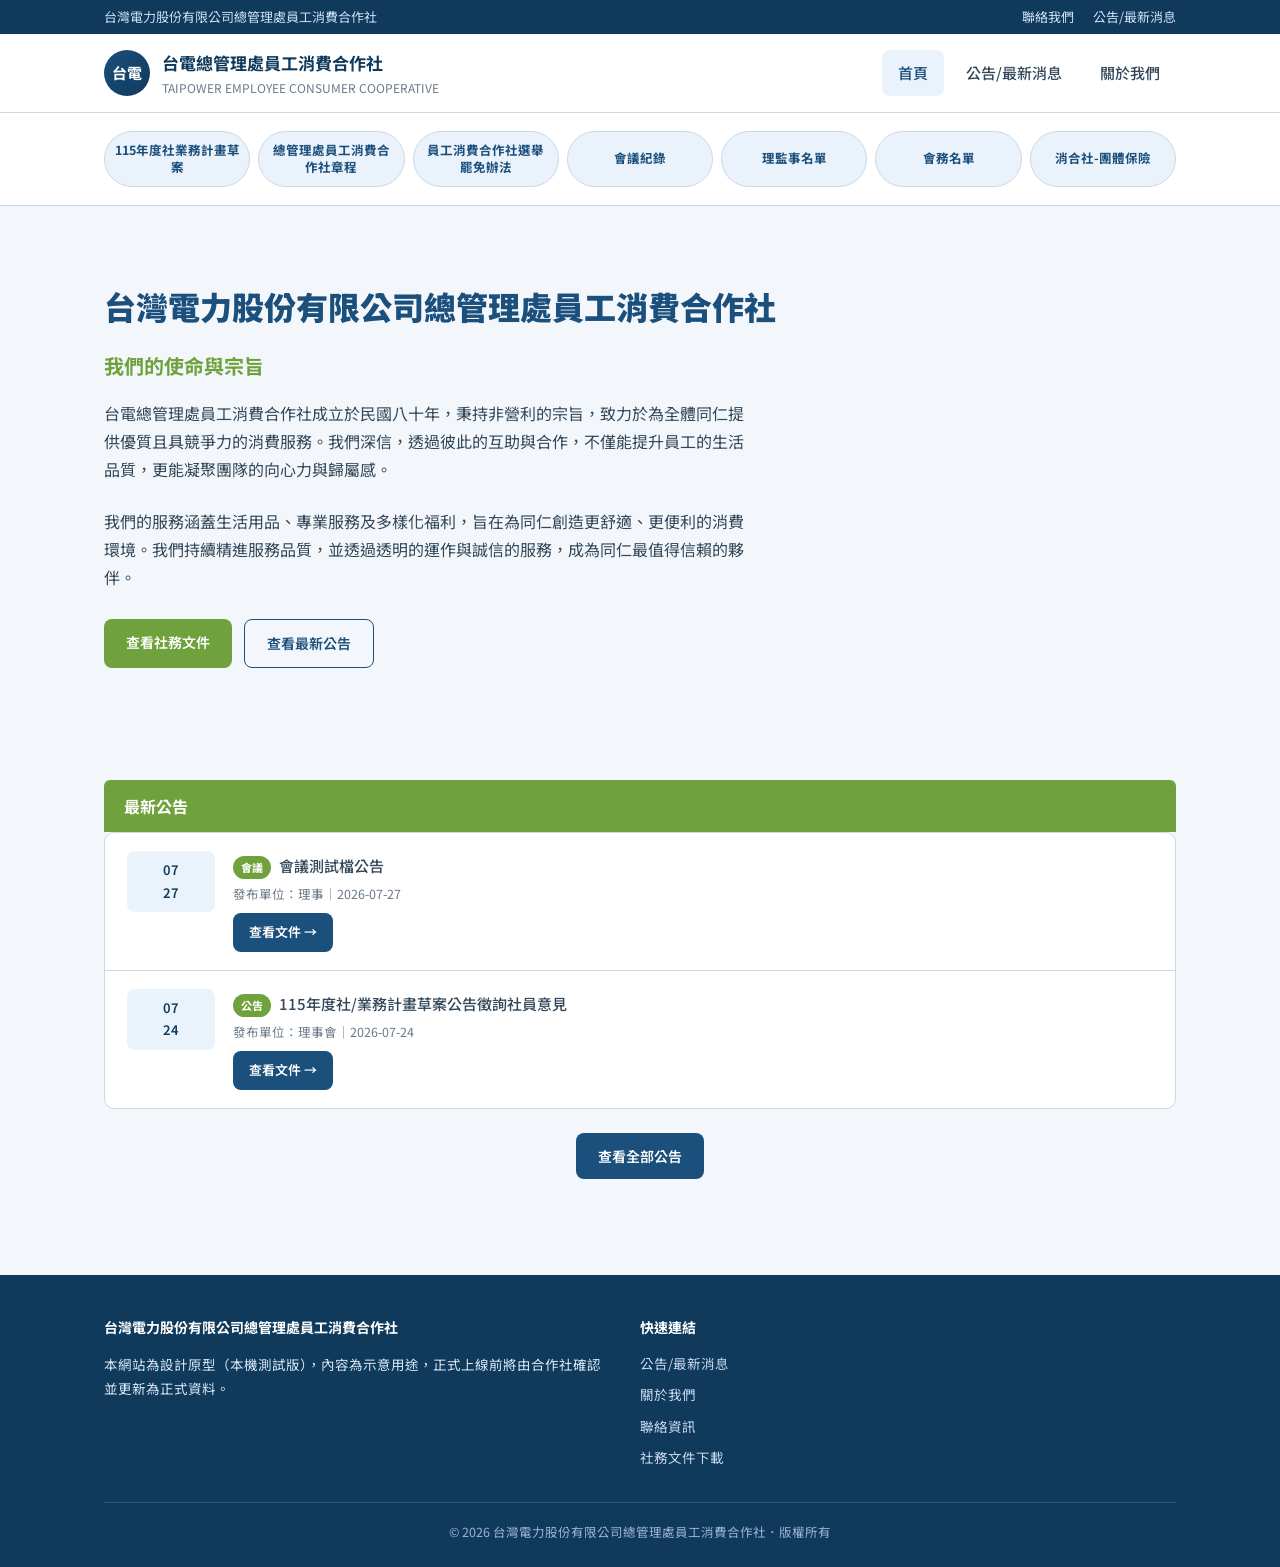
<file: index.html>
<!DOCTYPE html>
<html lang="zh-Hant">
<head>
<meta charset="UTF-8">
<meta name="viewport" content="width=device-width, initial-scale=1.0">
<title>首頁｜台電總管理處員工消費合作社</title>
<link rel="stylesheet" href="style.css">
<link rel="preconnect" href="https://fonts.googleapis.com">
<link href="https://fonts.googleapis.com/css2?family=Noto+Sans+TC:wght@400;500;700;900&display=swap" rel="stylesheet">

</head>
<body>
<div class="topbar">
    <div class="container">
      <span>台灣電力股份有限公司總管理處員工消費合作社</span>
      <div>
        <a href="about.html">聯絡我們</a>
        <a href="news.html">公告/最新消息</a>
      </div>
    </div>
  </div>
  <header class="site-header">
    <div class="container header-inner">
      <a class="brand" href="index.html">
        <div class="brand-mark">台電</div>
        <div class="brand-text">
          <div class="name-main">台電總管理處員工消費合作社</div>
          <div class="name-sub">TAIPOWER EMPLOYEE CONSUMER COOPERATIVE</div>
        </div>
      </a>
      <nav class="main-nav">
        <ul>
          <li><a class="active" href="index.html">首頁</a></li>
<li><a class="" href="news.html">公告/最新消息</a></li>
<li><a class="" href="about.html">關於我們</a></li>

        </ul>
      </nav>
    </div>
  </header>

<section class="doc-nav" id="documents">
  <div class="container">
    <div class="doc-nav-grid">
      <a href="https://adb7a6c7-a192-4dac-a1f6-1f492c60ffc0.filesusr.com/ugd/57cb53_e163f4eb58ab46dfaa9be1dbbb0bc4dc.pdf" target="_blank" rel="noopener">115年度社業務計畫草案</a>
      <a href="https://adb7a6c7-a192-4dac-a1f6-1f492c60ffc0.filesusr.com/ugd/57cb53_45d03a9112f544868437a6b94e84ff23.pdf" target="_blank" rel="noopener">總管理處員工消費合作社章程</a>
      <a href="https://adb7a6c7-a192-4dac-a1f6-1f492c60ffc0.filesusr.com/ugd/57cb53_b91ee99d09fe4e7e844514019072562b.pdf" target="_blank" rel="noopener">員工消費合作社選舉罷免辦法</a>
      <a href="https://adb7a6c7-a192-4dac-a1f6-1f492c60ffc0.filesusr.com/ugd/57cb53_504e00276db544398643ff46e3ede6ad.pdf" target="_blank" rel="noopener">會議紀錄</a>
      <a href="https://adb7a6c7-a192-4dac-a1f6-1f492c60ffc0.filesusr.com/ugd/57cb53_00c2dcaadf28481285958f4c4b21e5ef.pdf" target="_blank" rel="noopener">理監事名單</a>
      <a href="https://adb7a6c7-a192-4dac-a1f6-1f492c60ffc0.filesusr.com/ugd/57cb53_974e047fa13f47d385c5d4ec8f8d037d.pdf" target="_blank" rel="noopener">會務名單</a>
      <a href="https://adb7a6c7-a192-4dac-a1f6-1f492c60ffc0.filesusr.com/ugd/57cb53_03e3f0b1b38941879054db52573428be.pdf" target="_blank" rel="noopener">消合社-團體保險</a>
    </div>
  </div>
</section>

<section class="hero">
  <div class="container">
    <h1>台灣電力股份有限公司總管理處員工消費合作社</h1>
    <h2 style="margin-top:10px; font-size:20px; color:var(--accent);">我們的使命與宗旨</h2>
    <p>台電總管理處員工消費合作社成立於民國八十年，秉持非營利的宗旨，致力於為全體同仁提供優質且具競爭力的消費服務。我們深信，透過彼此的互助與合作，不僅能提升員工的生活品質，更能凝聚團隊的向心力與歸屬感。</p>
    <p>我們的服務涵蓋生活用品、專業服務及多樣化福利，旨在為同仁創造更舒適、更便利的消費環境。我們持續精進服務品質，並透過透明的運作與誠信的服務，成為同仁最值得信賴的夥伴。</p>
    <div style="margin-top:28px; display:flex; gap:12px;">
      <a class="btn btn-primary" href="#documents">查看社務文件</a>
      <a class="btn btn-outline" href="news.html">查看最新公告</a>
    </div>
  </div>
</section>

<section class="section">
  <div class="container">
    <div class="green-bar">最新公告</div>
    <div class="notice-list" id="noticeListHome">
      <div style="padding:24px; color:#6b7a8a; text-align:center;">載入中…</div>
    </div>
    <div style="text-align:center; margin-top:24px;">
      <a class="btn btn-solid" href="news.html">查看全部公告</a>
    </div>
  </div>
</section>

<footer class="site-footer">
    <div class="container">
      <div class="foot-grid">
        <div>
          <h4>台灣電力股份有限公司總管理處員工消費合作社</h4>
          <p style="color:#dce8f5;">本網站為設計原型（本機測試版），內容為示意用途，正式上線前將由合作社確認並更新為正式資料。</p>
        </div>
        <div>
          <h4>快速連結</h4>
          <ul>
            <li><a href="news.html">公告/最新消息</a></li>
            <li><a href="about.html">關於我們</a></li>
            <li><a href="about.html#contact">聯絡資訊</a></li>
            <li><a href="index.html#documents">社務文件下載</a></li>
          </ul>
        </div>
      </div>
      <div class="copyright">&copy; 2026 台灣電力股份有限公司總管理處員工消費合作社．版權所有</div>
    </div>
  </footer>

<script src="js/notices.js"></script>
<script>loadNotices('noticeListHome', 2);</script>
<script src="https://identity.netlify.com/v1/netlify-identity-widget.js"></script>
<script>
  if (window.netlifyIdentity) {
    window.netlifyIdentity.on("init", function (user) {
      if (!user) {
        window.netlifyIdentity.on("login", function () {
          document.location.href = "/admin/";
        });
      }
    });
  }
</script>
</body>
</html>
</file>
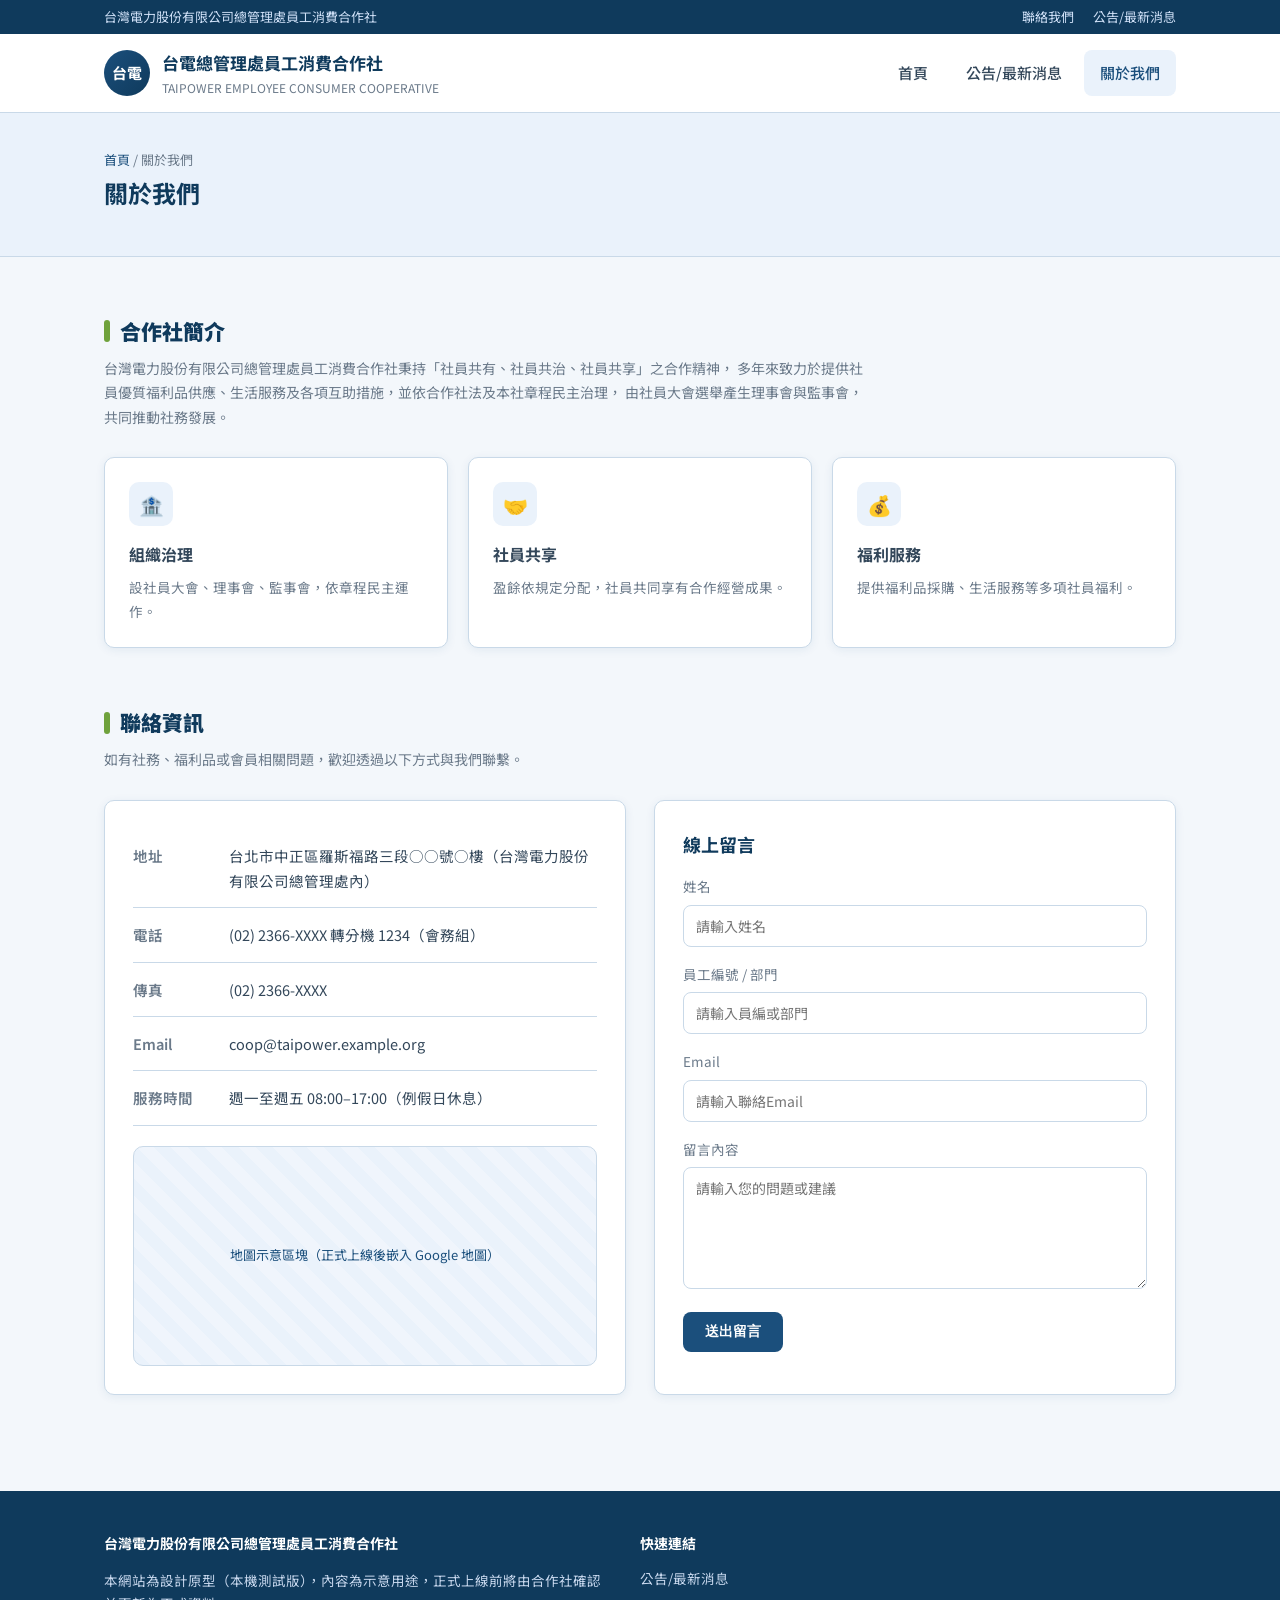
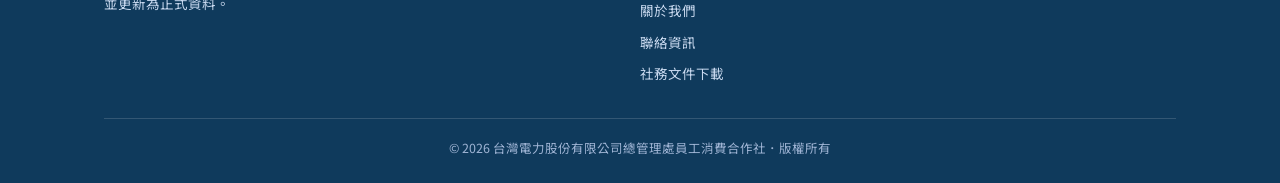
<file: about.html>
<!DOCTYPE html>
<html lang="zh-Hant">
<head>
<meta charset="UTF-8">
<meta name="viewport" content="width=device-width, initial-scale=1.0">
<title>關於我們｜台電總管理處員工消費合作社</title>
<link rel="stylesheet" href="style.css">
<link rel="preconnect" href="https://fonts.googleapis.com">
<link href="https://fonts.googleapis.com/css2?family=Noto+Sans+TC:wght@400;500;700;900&display=swap" rel="stylesheet">

</head>
<body>
<div class="topbar">
    <div class="container">
      <span>台灣電力股份有限公司總管理處員工消費合作社</span>
      <div>
        <a href="about.html">聯絡我們</a>
        <a href="news.html">公告/最新消息</a>
      </div>
    </div>
  </div>
  <header class="site-header">
    <div class="container header-inner">
      <a class="brand" href="index.html">
        <div class="brand-mark">台電</div>
        <div class="brand-text">
          <div class="name-main">台電總管理處員工消費合作社</div>
          <div class="name-sub">TAIPOWER EMPLOYEE CONSUMER COOPERATIVE</div>
        </div>
      </a>
      <nav class="main-nav">
        <ul>
          <li><a class="" href="index.html">首頁</a></li>
<li><a class="" href="news.html">公告/最新消息</a></li>
<li><a class="active" href="about.html">關於我們</a></li>

        </ul>
      </nav>
    </div>
  </header>


<section class="page-header">
  <div class="container">
    <div class="breadcrumb"><a href="index.html">首頁</a> / 關於我們</div>
    <h1>關於我們</h1>
  </div>
</section>

<section class="section">
  <div class="container">
    <h2 class="section-title">合作社簡介</h2>
    <p class="section-desc" style="max-width:760px;">
      台灣電力股份有限公司總管理處員工消費合作社秉持「社員共有、社員共治、社員共享」之合作精神，
      多年來致力於提供社員優質福利品供應、生活服務及各項互助措施，並依合作社法及本社章程民主治理，
      由社員大會選舉產生理事會與監事會，共同推動社務發展。
    </p>
    <div class="grid grid-3" style="margin-top:8px;">
      <div class="card">
        <div class="icon">&#127974;</div>
        <h3>組織治理</h3>
        <p>設社員大會、理事會、監事會，依章程民主運作。</p>
      </div>
      <div class="card">
        <div class="icon">&#129309;</div>
        <h3>社員共享</h3>
        <p>盈餘依規定分配，社員共同享有合作經營成果。</p>
      </div>
      <div class="card">
        <div class="icon">&#128176;</div>
        <h3>福利服務</h3>
        <p>提供福利品採購、生活服務等多項社員福利。</p>
      </div>
    </div>
  </div>
</section>

<section class="section" id="contact" style="padding-top:0;">
  <div class="container">
    <h2 class="section-title">聯絡資訊</h2>
    <p class="section-desc">如有社務、福利品或會員相關問題，歡迎透過以下方式與我們聯繫。</p>
    <div class="contact-grid">
      <div class="doc-panel">
        <ul class="contact-info-list">
          <li><span class="label">地址</span><span>台北市中正區羅斯福路三段○○號○樓（台灣電力股份有限公司總管理處內）</span></li>
          <li><span class="label">電話</span><span>(02) 2366-XXXX 轉分機 1234（會務組）</span></li>
          <li><span class="label">傳真</span><span>(02) 2366-XXXX</span></li>
          <li><span class="label">Email</span><span>coop@taipower.example.org</span></li>
          <li><span class="label">服務時間</span><span>週一至週五 08:00–17:00（例假日休息）</span></li>
        </ul>
        <div class="map-box">地圖示意區塊（正式上線後嵌入 Google 地圖）</div>
      </div>
      <div class="doc-panel">
        <h2 style="margin-top:0;">線上留言</h2>
        <form onsubmit="event.preventDefault(); alert('原型頁面：表單尚未串接送出功能');">
          <div class="form-group">
            <label>姓名</label>
            <input type="text" placeholder="請輸入姓名">
          </div>
          <div class="form-group">
            <label>員工編號 / 部門</label>
            <input type="text" placeholder="請輸入員編或部門">
          </div>
          <div class="form-group">
            <label>Email</label>
            <input type="email" placeholder="請輸入聯絡Email">
          </div>
          <div class="form-group">
            <label>留言內容</label>
            <textarea rows="5" placeholder="請輸入您的問題或建議"></textarea>
          </div>
          <button class="btn btn-solid" type="submit">送出留言</button>
        </form>
      </div>
    </div>
  </div>
</section>

<footer class="site-footer">
    <div class="container">
      <div class="foot-grid">
        <div>
          <h4>台灣電力股份有限公司總管理處員工消費合作社</h4>
          <p style="color:#c9d9ef;">本網站為設計原型（本機測試版），內容為示意用途，正式上線前將由合作社確認並更新為正式資料。</p>
        </div>
        <div>
          <h4>快速連結</h4>
          <ul>
            <li><a href="news.html">公告/最新消息</a></li>
            <li><a href="about.html">關於我們</a></li>
            <li><a href="about.html#contact">聯絡資訊</a></li>
            <li><a href="index.html#documents">社務文件下載</a></li>
          </ul>
        </div>
      </div>
      <div class="copyright">&copy; 2026 台灣電力股份有限公司總管理處員工消費合作社．版權所有</div>
    </div>
  </footer>

</body>
</html>
</file>
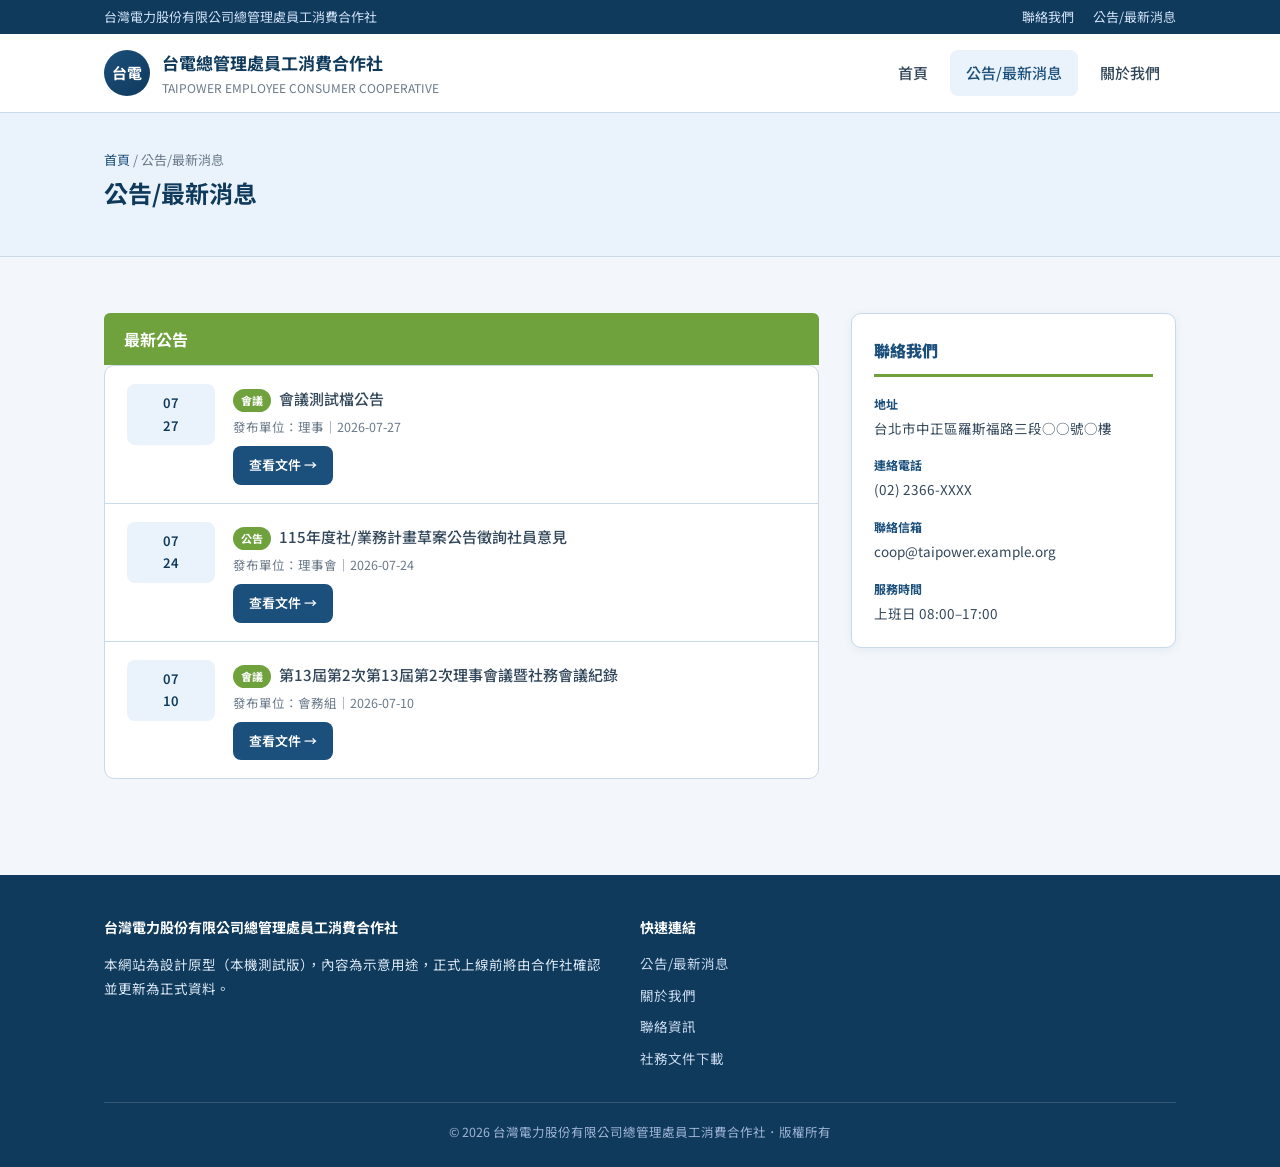
<file: news.html>
<!DOCTYPE html>
<html lang="zh-Hant">
<head>
<meta charset="UTF-8">
<meta name="viewport" content="width=device-width, initial-scale=1.0">
<title>公告/最新消息｜台電總管理處員工消費合作社</title>
<link rel="stylesheet" href="style.css">
<link rel="preconnect" href="https://fonts.googleapis.com">
<link href="https://fonts.googleapis.com/css2?family=Noto+Sans+TC:wght@400;500;700;900&display=swap" rel="stylesheet">

</head>
<body>
<div class="topbar">
    <div class="container">
      <span>台灣電力股份有限公司總管理處員工消費合作社</span>
      <div>
        <a href="about.html">聯絡我們</a>
        <a href="news.html">公告/最新消息</a>
      </div>
    </div>
  </div>
  <header class="site-header">
    <div class="container header-inner">
      <a class="brand" href="index.html">
        <div class="brand-mark">台電</div>
        <div class="brand-text">
          <div class="name-main">台電總管理處員工消費合作社</div>
          <div class="name-sub">TAIPOWER EMPLOYEE CONSUMER COOPERATIVE</div>
        </div>
      </a>
      <nav class="main-nav">
        <ul>
          <li><a class="" href="index.html">首頁</a></li>
<li><a class="active" href="news.html">公告/最新消息</a></li>
<li><a class="" href="about.html">關於我們</a></li>

        </ul>
      </nav>
    </div>
  </header>

<section class="page-header">
  <div class="container">
    <div class="breadcrumb"><a href="index.html">首頁</a> / 公告/最新消息</div>
    <h1>公告/最新消息</h1>
  </div>
</section>

<section class="section">
  <div class="container page-layout">
    <div>
      <div class="green-bar">最新公告</div>
      <div class="notice-list" id="noticeListAll">
        <div style="padding:24px; color:#6b7a8a; text-align:center;">載入中…</div>
      </div>
    </div>
    <aside>
      <div class="sidebar-box">
        <h3>聯絡我們</h3>
        <div class="sidebar-contact">
          <p><strong>地址</strong>台北市中正區羅斯福路三段○○號○樓</p>
          <p><strong>連絡電話</strong>(02) 2366-XXXX</p>
          <p><strong>聯絡信箱</strong>coop@taipower.example.org</p>
          <p><strong>服務時間</strong>上班日 08:00–17:00</p>
        </div>
      </div>
    </aside>
  </div>
</section>

<footer class="site-footer">
    <div class="container">
      <div class="foot-grid">
        <div>
          <h4>台灣電力股份有限公司總管理處員工消費合作社</h4>
          <p style="color:#dce8f5;">本網站為設計原型（本機測試版），內容為示意用途，正式上線前將由合作社確認並更新為正式資料。</p>
        </div>
        <div>
          <h4>快速連結</h4>
          <ul>
            <li><a href="news.html">公告/最新消息</a></li>
            <li><a href="about.html">關於我們</a></li>
            <li><a href="about.html#contact">聯絡資訊</a></li>
            <li><a href="index.html#documents">社務文件下載</a></li>
          </ul>
        </div>
      </div>
      <div class="copyright">&copy; 2026 台灣電力股份有限公司總管理處員工消費合作社．版權所有</div>
    </div>
  </footer>

<script src="js/notices.js"></script>
<script>loadNotices('noticeListAll', null);</script>
</body>
</html>
</file>
<file: style.css>
/* ===========================================================
   台灣電力股份有限公司總管理處員工消費合作社 - 網站樣式
   =========================================================== */

:root {
  --primary: #1B4F7C;
  --primary-dark: #0F3A5C;
  --primary-light: #EAF2FB;
  --accent: #6FA23C;
  --text: #33475A;
  --text-light: #6b7a8a;
  --border: #C9D9E8;
  --bg: #F3F7FB;
  --white: #ffffff;
  --radius: 10px;
  --shadow: 0 2px 10px rgba(27, 79, 124, 0.08);
}

* { box-sizing: border-box; }

/* ---------- 橫式主選單：文件快速連結（比照台電官網樣式） ---------- */
.doc-nav { background: #ffffff; border-bottom: 1px solid var(--border); padding: 18px 0; }
.doc-nav-grid { display: flex; flex-wrap: nowrap; gap: 8px; align-items: stretch; }
.doc-nav-grid a {
  flex: 1 1 0; min-width: 0; text-align: center; padding: 10px 8px;
  background: var(--primary-light); border: 1px solid var(--border);
  border-radius: 999px; color: var(--primary); font-weight: 700; font-size: 12.5px;
  line-height: 1.35; white-space: normal; word-break: normal; overflow-wrap: break-word;
  display: flex; align-items: center; justify-content: center; text-align: center;
  min-height: 46px;
  transition: background .15s ease, transform .15s ease;
}
.doc-nav-grid a:hover { background: #d7e9fa; transform: translateY(-2px); }
@media (max-width: 900px) {
  .doc-nav-grid { flex-wrap: wrap; }
  .doc-nav-grid a { flex: 1 1 calc(33.33% - 8px); font-size: 13.5px; padding: 14px 10px; }
}
@media (max-width: 620px) { .doc-nav-grid a { flex: 1 1 calc(50% - 8px); } }

/* ---------- 綠色標題列 ---------- */
.green-bar { background: var(--accent); color: #ffffff; font-weight: 700; font-size: 16px; padding: 12px 20px; border-radius: 6px 6px 0 0; }

body {
  margin: 0;
  font-family: "Noto Sans TC", "PingFang TC", "Microsoft JhengHei", -apple-system,
    BlinkMacSystemFont, sans-serif;
  color: var(--text);
  background: var(--bg);
  line-height: 1.75;
}

a { color: inherit; text-decoration: none; }
img { max-width: 100%; display: block; }

.container { max-width: 1120px; margin: 0 auto; padding: 0 24px; }

/* ---------- Top bar ---------- */
.topbar { background: var(--primary-dark); color: #cfe0f7; font-size: 13px; }
.topbar .container { display: flex; justify-content: space-between; align-items: center; height: 34px; }
.topbar a { color: #cfe0f7; margin-left: 16px; }
.topbar a:hover { color: var(--white); }

/* ---------- Header / Nav ---------- */
header.site-header { background: var(--white); border-bottom: 1px solid var(--border); position: sticky; top: 0; z-index: 50; }
.header-inner { display: flex; align-items: center; justify-content: space-between; height: 78px; }
.brand { display: flex; align-items: center; gap: 12px; }
.brand-mark {
  width: 46px; height: 46px; border-radius: 50%;
  background: linear-gradient(135deg, var(--primary), var(--primary-dark));
  color: var(--white); display: flex; align-items: center; justify-content: center;
  font-weight: 700; font-size: 15px; flex-shrink: 0;
}
.brand-text .name-main { font-size: 17px; font-weight: 700; color: var(--primary-dark); }
.brand-text .name-sub { font-size: 12px; color: var(--text-light); }

nav.main-nav ul { list-style: none; display: flex; gap: 6px; margin: 0; padding: 0; }
nav.main-nav a { display: block; padding: 10px 16px; border-radius: 8px; font-size: 15px; font-weight: 500; color: var(--text); }
nav.main-nav a:hover, nav.main-nav a.active { background: var(--primary-light); color: var(--primary); }

/* ---------- Hero ---------- */
.hero { background: var(--bg); color: var(--primary); padding: 72px 0 56px; }
.hero h1 { font-size: 32px; font-weight: 900; margin: 0 0 14px; color: var(--primary); }
.hero p { font-size: 16px; color: var(--text); max-width: 640px; margin: 0 0 24px; }
.hero-tags { display: flex; gap: 10px; flex-wrap: wrap; }
.hero-tags span { background: var(--primary-light); border: 1px solid var(--border); color: var(--primary); padding: 6px 14px; border-radius: 999px; font-size: 13px; }

/* ---------- Page header ---------- */
.page-header { background: var(--primary-light); border-bottom: 1px solid var(--border); padding: 36px 0; }
.page-header h1 { margin: 0 0 6px; font-size: 24px; color: var(--primary-dark); }
.breadcrumb { font-size: 13px; color: var(--text-light); }
.breadcrumb a { color: var(--primary); }

/* ---------- Section ---------- */
.section { padding: 56px 0; }
.section-title { font-size: 21px; font-weight: 900; color: var(--primary-dark); margin: 0 0 6px; display: flex; align-items: center; gap: 10px; }
.section-title::before { content: ""; width: 6px; height: 22px; background: var(--accent); border-radius: 3px; display: inline-block; }
.section-desc { color: var(--text-light); margin: 0 0 28px; font-size: 14px; }

/* ---------- Grid / Cards ---------- */
.grid { display: grid; gap: 20px; }
.grid-3 { grid-template-columns: repeat(3, 1fr); }
.grid-2 { grid-template-columns: repeat(2, 1fr); }

@media (max-width: 860px) {
  .grid-3, .grid-2 { grid-template-columns: 1fr; }
  nav.main-nav { display: none; }
}

.card { background: var(--white); border: 1px solid var(--border); border-radius: var(--radius); padding: 24px; box-shadow: var(--shadow); transition: transform .15s ease, box-shadow .15s ease; }
.card:hover { transform: translateY(-3px); box-shadow: 0 8px 22px rgba(0,40,90,.12); }
.card .icon { width: 44px; height: 44px; border-radius: 10px; background: var(--primary-light); color: var(--primary); display: flex; align-items: center; justify-content: center; font-size: 20px; margin-bottom: 14px; }
.card h3 { margin: 0 0 8px; font-size: 16px; color: var(--text); }
.card p { margin: 0; font-size: 13.5px; color: var(--text-light); }
.card .card-link { display: inline-block; margin-top: 14px; font-size: 13px; color: var(--primary); font-weight: 600; }

/* ---------- Announcement list ---------- */
.notice-list { background: var(--white); border: 1px solid var(--border); border-radius: var(--radius); overflow: hidden; }
.notice-item { display: flex; gap: 18px; align-items: flex-start; padding: 18px 22px; border-bottom: 1px solid var(--border); }
.notice-item:last-child { border-bottom: none; }
.notice-item:hover { background: var(--primary-light); }
.notice-date { flex-shrink: 0; width: 88px; text-align: center; background: var(--primary-light); color: var(--primary-dark); border-radius: 8px; padding: 8px 4px; font-size: 13px; font-weight: 600; }
.notice-tag { display: inline-block; font-size: 11px; padding: 2px 8px; border-radius: 999px; background: var(--accent); color: #ffffff; font-weight: 700; margin-right: 8px; }
.notice-title { font-size: 15px; font-weight: 500; }
.notice-meta { font-size: 12.5px; color: var(--text-light); margin-top: 4px; }

/* ---------- Buttons ---------- */
.btn { display: inline-block; padding: 11px 22px; border-radius: 8px; font-size: 14px; font-weight: 600; cursor: pointer; border: none; }
.btn-primary { background: var(--accent); color: #ffffff; }
.btn-primary:hover { background: #5c8a2f; }
.btn-outline { background: transparent; border: 1px solid var(--primary); color: var(--primary); }
.btn-outline:hover { background: var(--primary-light); }
.btn-solid { background: var(--primary); color: var(--white); }
.btn-solid:hover { background: var(--primary-dark); }

/* ---------- Document panel ---------- */
.doc-panel { background: var(--white); border: 1px solid var(--border); border-radius: var(--radius); padding: 28px; box-shadow: var(--shadow); }
.doc-panel h2 { color: var(--primary-dark); font-size: 18px; margin-top: 28px; }
.doc-panel h2:first-child { margin-top: 0; }
.doc-panel table { width: 100%; border-collapse: collapse; margin: 14px 0 24px; font-size: 14px; }
.doc-panel th, .doc-panel td { border: 1px solid var(--border); padding: 10px 12px; text-align: left; }
.doc-panel th { background: var(--primary-light); color: var(--primary-dark); font-weight: 700; }
.doc-meta { display: flex; gap: 16px; flex-wrap: wrap; font-size: 13px; color: var(--text-light); margin-bottom: 20px; border-bottom: 1px dashed var(--border); padding-bottom: 16px; }
.download-box { display: flex; align-items: center; justify-content: space-between; background: var(--primary-light); border: 1px dashed var(--primary); border-radius: 8px; padding: 14px 18px; margin-top: 24px; font-size: 14px; color: var(--primary-dark); }

/* ---------- Contact ---------- */
.contact-grid { display: grid; grid-template-columns: 1fr 1fr; gap: 28px; }
@media (max-width: 860px) { .contact-grid { grid-template-columns: 1fr; } }
.contact-info-list { list-style: none; padding: 0; margin: 0; }
.contact-info-list li { display: flex; gap: 12px; padding: 14px 0; border-bottom: 1px solid var(--border); font-size: 14.5px; }
.contact-info-list .label { width: 84px; flex-shrink: 0; color: var(--text-light); font-weight: 600; }
.form-group { margin-bottom: 16px; }
.form-group label { display: block; font-size: 13.5px; margin-bottom: 6px; color: var(--text-light); }
.form-group input, .form-group textarea { width: 100%; padding: 10px 12px; border: 1px solid var(--border); border-radius: 8px; font-size: 14px; font-family: inherit; }
.map-box { height: 220px; border-radius: var(--radius); border: 1px solid var(--border); background: repeating-linear-gradient(45deg, var(--primary-light), var(--primary-light) 12px, #f0f5fc 12px, #f0f5fc 24px); display: flex; align-items: center; justify-content: center; color: var(--primary); font-size: 13px; margin-top: 20px; }

/* ---------- Footer ---------- */
footer.site-footer { background: var(--primary-dark); color: #c9d9ef; padding: 40px 0 24px; margin-top: 40px; font-size: 13.5px; }
footer.site-footer .foot-grid { display: grid; grid-template-columns: 2fr 1fr 1fr; gap: 30px; padding-bottom: 24px; border-bottom: 1px solid rgba(255,255,255,.15); }
@media (max-width: 860px) { footer.site-footer .foot-grid { grid-template-columns: 1fr; } }
footer.site-footer h4 { color: var(--white); font-size: 14px; margin: 0 0 12px; }
footer.site-footer ul { list-style: none; padding: 0; margin: 0; }
footer.site-footer li { margin-bottom: 8px; }
footer.site-footer a:hover { color: var(--white); }
.copyright { text-align: center; padding-top: 18px; font-size: 12.5px; color: #9fb4d4; }

/* ---------- Misc ---------- */
.badge-list { display: flex; flex-wrap: wrap; gap: 10px; margin-bottom: 24px; }
.badge-list a { background: var(--white); border: 1px solid var(--border); padding: 8px 16px; border-radius: 999px; font-size: 13px; color: var(--primary); }
.badge-list a.active { background: var(--primary); color: var(--white); border-color: var(--primary); }

/* ---------- Two-column page layout with sidebar (參考頁面版型：內文＋側欄) ---------- */
.page-layout { display: grid; grid-template-columns: 2.2fr 1fr; gap: 32px; align-items: start; }
@media (max-width: 900px) { .page-layout { grid-template-columns: 1fr; } }
.sidebar-box { background: var(--white); border: 1px solid var(--border); border-radius: var(--radius); padding: 22px; margin-bottom: 20px; box-shadow: var(--shadow); }
.sidebar-box h3 { margin: 0 0 16px; font-size: 16px; font-weight: 900; color: var(--primary); border-bottom: 3px solid var(--accent); padding-bottom: 10px; }
.sidebar-list { list-style: none; margin: 0; padding: 0; }
.sidebar-list li { padding: 10px 0; border-bottom: 1px solid var(--border); font-size: 13.5px; line-height: 1.6; }
.sidebar-list li:last-child { border-bottom: none; }
.sidebar-list a:hover { color: var(--primary); text-decoration: underline; }
.sidebar-contact p { margin: 0 0 14px; font-size: 13.5px; }
.sidebar-contact p:last-child { margin-bottom: 0; }
.sidebar-contact p strong { display: block; color: var(--primary); font-size: 12px; font-weight: 700; margin-bottom: 3px; }
</file>
